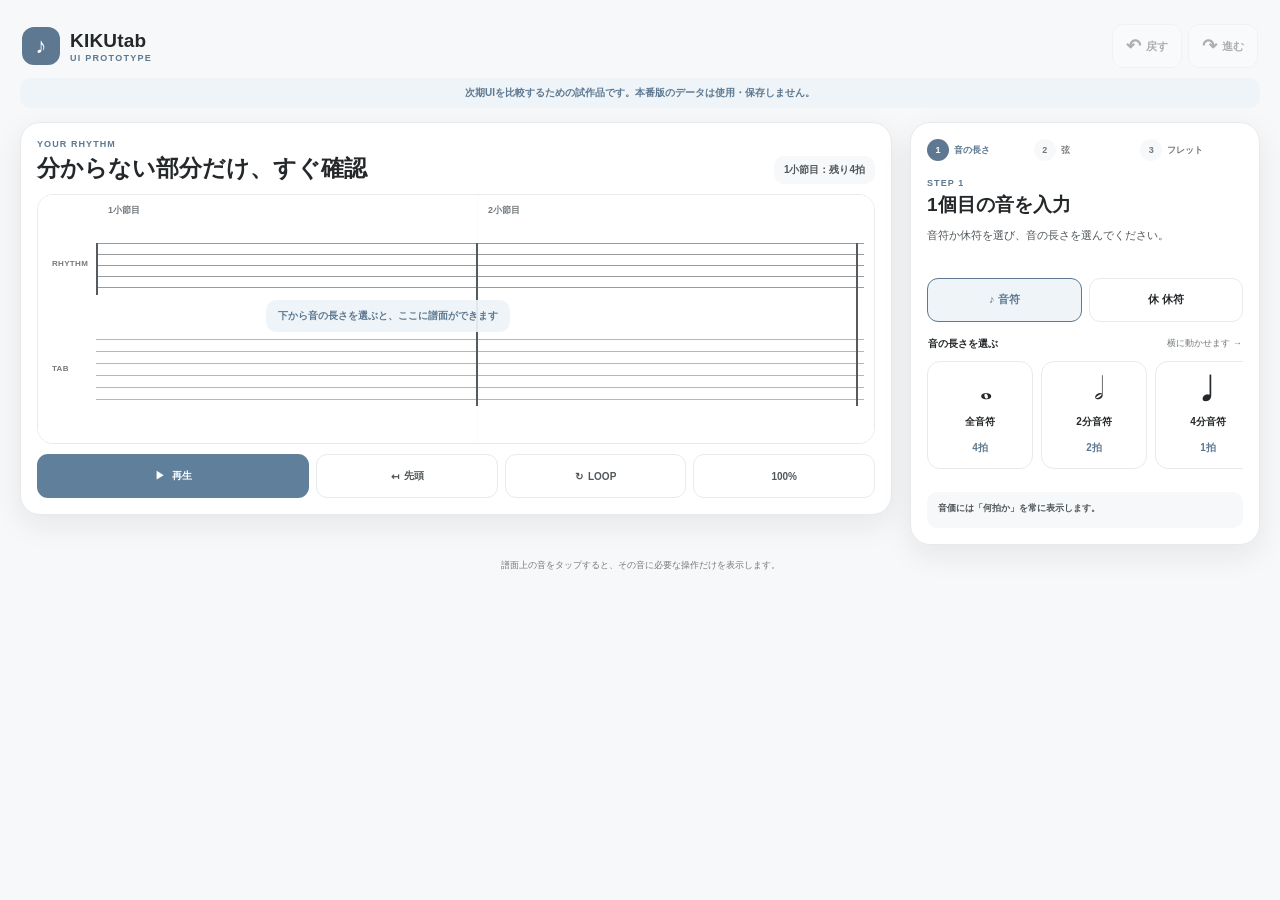
<file: ui-prototype/index.html>
<!DOCTYPE html>
<html lang="ja">

<head>
  <meta charset="UTF-8">
  <meta
    name="viewport"
    content="width=device-width, initial-scale=1.0, viewport-fit=cover"
  >
  <meta name="theme-color" content="#ffffff">
  <title>KIKUtab UI Prototype</title>
  <link rel="stylesheet" href="prototype.css">
</head>

<body>
  <div class="prototype-app">
    <header class="prototype-header">
      <div class="brand-block">
        <span class="brand-mark" aria-hidden="true">♪</span>
        <div>
          <div class="brand-name">KIKUtab</div>
          <div class="prototype-label">UI PROTOTYPE</div>
        </div>
      </div>

      <div class="history-actions" aria-label="編集履歴">
        <button id="undo-button" class="icon-action" type="button" disabled>
          <span aria-hidden="true">↶</span>
          <span>戻す</span>
        </button>
        <button id="redo-button" class="icon-action" type="button" disabled>
          <span aria-hidden="true">↷</span>
          <span>進む</span>
        </button>
      </div>
    </header>

    <div class="prototype-notice">
      次期UIを比較するための試作品です。本番版のデータは使用・保存しません。
    </div>

    <main class="prototype-layout">
      <section class="score-workspace" aria-label="譜面と再生">
        <div class="score-heading">
          <div>
            <span class="eyebrow">YOUR RHYTHM</span>
            <h1>分からない部分だけ、すぐ確認</h1>
          </div>
          <div id="measure-status" class="measure-status">1小節目：残り4拍</div>
        </div>

        <div
          id="score-scroll"
          class="score-scroll"
          aria-label="譜面。横方向にスクロールできます"
        >
          <div id="score-canvas" class="score-canvas">
            <div class="measure-label measure-label-first">1小節目</div>
            <div class="measure-label measure-label-second">2小節目</div>

            <div class="staff-label">RHYTHM</div>
            <div class="staff-lines" aria-hidden="true">
              <i></i><i></i><i></i><i></i><i></i>
            </div>

            <div class="tab-label">TAB</div>
            <div class="tab-lines" aria-hidden="true">
              <i></i><i></i><i></i><i></i><i></i><i></i>
            </div>

            <div class="measure-bar measure-bar-start" aria-hidden="true"></div>
            <div class="measure-bar measure-bar-middle" aria-hidden="true"></div>
            <div class="measure-bar measure-bar-end" aria-hidden="true"></div>

            <div id="empty-score" class="empty-score">
              下から音の長さを選ぶと、ここに譜面ができます
            </div>
            <div id="score-notes" class="score-notes"></div>
            <div id="playback-cursor" class="playback-cursor" aria-hidden="true"></div>
          </div>
        </div>

        <div class="transport" aria-label="再生操作">
          <button id="play-button" class="play-button" type="button">
            <span id="play-icon" aria-hidden="true">▶</span>
            <span id="play-label">再生</span>
          </button>
          <button id="restart-button" class="transport-button" type="button">
            <span aria-hidden="true">↤</span>
            <span>先頭</span>
          </button>
          <button
            id="loop-button"
            class="transport-button"
            type="button"
            aria-pressed="false"
          >
            <span aria-hidden="true">↻</span>
            <span>LOOP</span>
          </button>
          <button id="speed-button" class="speed-button" type="button">
            <span id="speed-label">100%</span>
          </button>
        </div>
      </section>

      <aside class="input-panel" aria-label="入力パネル">
        <ol class="step-indicator" aria-label="入力ステップ">
          <li data-step-marker="duration" class="is-current">
            <span>1</span>
            <b>音の長さ</b>
          </li>
          <li data-step-marker="string">
            <span>2</span>
            <b>弦</b>
          </li>
          <li data-step-marker="fret">
            <span>3</span>
            <b>フレット</b>
          </li>
        </ol>

        <div class="input-title-row">
          <div>
            <div id="step-kicker" class="step-kicker">STEP 1</div>
            <h2 id="step-title">1個目の音を入力</h2>
          </div>
          <button
            id="close-selection-button"
            class="quiet-button is-hidden"
            type="button"
          >
            閉じる
          </button>
        </div>

        <p id="step-guide" class="step-guide">
          音符か休符を選び、音の長さを選んでください。
        </p>

        <section id="duration-step" class="input-step">
          <div class="kind-toggle" role="group" aria-label="音符または休符">
            <button
              class="kind-button is-selected"
              data-kind="note"
              type="button"
              aria-pressed="true"
            >
              ♪ 音符
            </button>
            <button
              class="kind-button"
              data-kind="rest"
              type="button"
              aria-pressed="false"
            >
              休 休符
            </button>
          </div>

          <div class="duration-label-row">
            <strong>音の長さを選ぶ</strong>
            <span>横に動かせます →</span>
          </div>

          <div class="duration-strip">
            <button class="duration-button" data-duration="whole" type="button">
              <span class="duration-symbol" data-note-symbol="𝅝">𝅝</span>
              <b>全音符</b>
              <small>4拍</small>
            </button>
            <button class="duration-button" data-duration="half" type="button">
              <span class="duration-symbol" data-note-symbol="𝅗𝅥">𝅗𝅥</span>
              <b>2分音符</b>
              <small>2拍</small>
            </button>
            <button class="duration-button" data-duration="quarter" type="button">
              <span class="duration-symbol" data-note-symbol="♩">♩</span>
              <b>4分音符</b>
              <small>1拍</small>
            </button>
            <button class="duration-button" data-duration="eighth" type="button">
              <span class="duration-symbol" data-note-symbol="♪">♪</span>
              <b>8分音符</b>
              <small>1/2拍</small>
            </button>
            <button class="duration-button" data-duration="sixteenth" type="button">
              <span class="duration-symbol" data-note-symbol="♬">♬</span>
              <b>16分音符</b>
              <small>1/4拍</small>
            </button>
          </div>
        </section>

        <section id="string-step" class="input-step is-hidden">
          <div id="selected-duration-summary" class="selected-summary"></div>
          <strong class="field-heading">弦を選ぶ</strong>
          <div class="string-grid">
            <button data-string="1" type="button"><b>1弦</b><small>いちばん細い</small></button>
            <button data-string="2" type="button"><b>2弦</b><small></small></button>
            <button data-string="3" type="button"><b>3弦</b><small></small></button>
            <button data-string="4" type="button"><b>4弦</b><small></small></button>
            <button data-string="5" type="button"><b>5弦</b><small></small></button>
            <button data-string="6" type="button"><b>6弦</b><small>いちばん太い</small></button>
          </div>
        </section>

        <section id="fret-step" class="input-step is-hidden">
          <div class="fret-summary">
            <div>
              <span>選択中</span>
              <strong id="selected-string-label">3弦</strong>
            </div>
            <button id="back-to-string-button" class="quiet-button" type="button">
              弦を変更
            </button>
          </div>

          <label class="fret-display-label" for="fret-display">フレット番号</label>
          <output id="fret-display" class="fret-display" for="fret-keypad">—</output>

          <div id="fret-keypad" class="fret-keypad" aria-label="フレット番号キー">
            <button data-digit="1" type="button">1</button>
            <button data-digit="2" type="button">2</button>
            <button data-digit="3" type="button">3</button>
            <button data-digit="4" type="button">4</button>
            <button data-digit="5" type="button">5</button>
            <button data-digit="6" type="button">6</button>
            <button data-digit="7" type="button">7</button>
            <button data-digit="8" type="button">8</button>
            <button data-digit="9" type="button">9</button>
            <button id="fret-clear-button" class="key-secondary" type="button">消す</button>
            <button data-digit="0" type="button">0</button>
            <button id="fret-backspace-button" class="key-secondary" type="button">⌫</button>
          </div>

          <button id="confirm-fret-button" class="primary-action" type="button">
            このTAB情報で決定
          </button>
        </section>

        <section id="edit-step" class="input-step is-hidden">
          <div id="edit-summary" class="edit-summary"></div>
          <div class="edit-actions">
            <button id="edit-tab-button" class="secondary-action" type="button">
              弦・フレットを変更
            </button>
            <button id="delete-note-button" class="danger-action" type="button">
              この音を削除
            </button>
          </div>
        </section>

        <div id="feedback" class="feedback" role="status" aria-live="polite">
          音価には「何拍か」を常に表示します。
        </div>
      </aside>
    </main>

    <footer class="prototype-footer">
      譜面上の音をタップすると、その音に必要な操作だけを表示します。
    </footer>
  </div>

  <script src="prototype.js"></script>
</body>

</html>
</file>
<file: ui-prototype/prototype.css>
:root {
  --surface: #ffffff;
  --surface-soft: #f7f8f9;
  --text: #25282a;
  --text-soft: #50565a;
  --muted: #74797d;
  --border: #e7e9eb;
  --border-strong: #d9dde1;
  --accent: #90abc3;
  --accent-dark: #5d7890;
  --accent-soft: #eef4f8;
  --play: #5f7f9b;
  --play-dark: #48647c;
  --danger: #a86663;
  --danger-soft: #faeceb;
  --cursor: #d17b68;
  --shadow: 0 10px 30px rgba(25, 31, 36, 0.08);
}

* {
  box-sizing: border-box;
}

html {
  min-height: 100%;
  background: var(--surface-soft);
}

body {
  min-height: 100vh;
  margin: 0;
  overflow-x: hidden;
  background: var(--surface-soft);
  color: var(--text);
  font-family:
    -apple-system,
    BlinkMacSystemFont,
    "Segoe UI",
    "Hiragino Sans",
    "Yu Gothic",
    Meiryo,
    sans-serif;
  -webkit-font-smoothing: antialiased;
}

button,
input,
output {
  font: inherit;
}

button {
  color: inherit;
  -webkit-tap-highlight-color: transparent;
}

button:focus-visible {
  outline: 3px solid rgba(93, 120, 144, 0.32);
  outline-offset: 2px;
}

button:disabled {
  cursor: default;
  opacity: 0.35;
}

.is-hidden {
  display: none !important;
}

.prototype-app {
  width: min(1240px, calc(100% - 32px));
  margin: 0 auto;
  padding:
    max(16px, env(safe-area-inset-top))
    0
    max(36px, env(safe-area-inset-bottom));
}

.prototype-header {
  display: flex;
  align-items: center;
  justify-content: space-between;
  gap: 16px;
  min-height: 58px;
  padding: 8px 2px;
}

.brand-block {
  display: flex;
  align-items: center;
  gap: 10px;
}

.brand-mark {
  display: grid;
  place-items: center;
  width: 38px;
  height: 38px;
  border-radius: 12px;
  background: var(--accent-dark);
  color: #ffffff;
  font-size: 22px;
  font-weight: 800;
}

.brand-name {
  font-size: 19px;
  font-weight: 850;
  letter-spacing: 0.01em;
}

.prototype-label {
  margin-top: 1px;
  color: var(--accent-dark);
  font-size: 9px;
  font-weight: 850;
  letter-spacing: 0.14em;
}

.history-actions {
  display: flex;
  gap: 6px;
}

.icon-action {
  display: inline-flex;
  align-items: center;
  justify-content: center;
  gap: 5px;
  min-width: 70px;
  min-height: 44px;
  padding: 0 10px;
  border: 1px solid var(--border);
  border-radius: 11px;
  background: var(--surface);
  cursor: pointer;
  font-size: 11px;
  font-weight: 800;
}

.icon-action span:first-child {
  font-size: 18px;
}

.prototype-notice {
  margin: 2px 0 14px;
  padding: 8px 12px;
  border-radius: 10px;
  background: var(--accent-soft);
  color: var(--accent-dark);
  font-size: 10px;
  font-weight: 750;
  text-align: center;
}

.prototype-layout {
  display: grid;
  grid-template-columns: minmax(0, 1fr) 350px;
  align-items: start;
  gap: 18px;
}

.score-workspace,
.input-panel {
  border: 1px solid var(--border);
  border-radius: 20px;
  background: var(--surface);
  box-shadow: var(--shadow);
}

.score-workspace {
  min-width: 0;
  padding: 16px;
}

.score-heading {
  display: flex;
  align-items: flex-end;
  justify-content: space-between;
  gap: 12px;
  margin-bottom: 10px;
}

.eyebrow,
.step-kicker {
  display: block;
  color: var(--accent-dark);
  font-size: 9px;
  font-weight: 850;
  letter-spacing: 0.12em;
}

.score-heading h1 {
  margin: 4px 0 0;
  font-size: clamp(17px, 2.2vw, 23px);
  line-height: 1.35;
}

.measure-status {
  flex: 0 0 auto;
  padding: 7px 10px;
  border-radius: 10px;
  background: var(--surface-soft);
  color: var(--text-soft);
  font-size: 10px;
  font-weight: 800;
}

.score-scroll {
  width: 100%;
  overflow-x: auto;
  overflow-y: hidden;
  border: 1px solid var(--border);
  border-radius: 16px;
  background: var(--surface);
  overscroll-behavior-x: contain;
  scrollbar-width: thin;
  -webkit-overflow-scrolling: touch;
}

.score-canvas {
  position: relative;
  width: 880px;
  min-width: 880px;
  height: 248px;
  overflow: hidden;
  background:
    linear-gradient(90deg, transparent 49.9%, rgba(93, 120, 144, 0.04) 50%, transparent 50.1%),
    #ffffff;
}

.measure-label {
  position: absolute;
  top: 9px;
  z-index: 2;
  color: var(--muted);
  font-size: 9px;
  font-weight: 800;
}

.measure-label-first {
  left: 70px;
}

.measure-label-second {
  left: 450px;
}

.staff-label,
.tab-label {
  position: absolute;
  left: 14px;
  z-index: 2;
  width: 40px;
  color: var(--muted);
  font-size: 8px;
  font-weight: 900;
  letter-spacing: 0.04em;
}

.staff-label {
  top: 64px;
}

.tab-label {
  top: 169px;
}

.staff-lines,
.tab-lines {
  position: absolute;
  left: 58px;
  right: 54px;
  z-index: 1;
}

.staff-lines {
  top: 48px;
}

.tab-lines {
  top: 144px;
}

.staff-lines i,
.tab-lines i {
  display: block;
  height: 1px;
  margin-bottom: 10px;
  background: #72777a;
  opacity: 0.72;
}

.tab-lines i {
  margin-bottom: 11px;
  opacity: 0.52;
}

.measure-bar {
  position: absolute;
  z-index: 2;
  width: 2px;
  background: #555b5f;
}

.measure-bar-start {
  left: 58px;
  top: 48px;
  height: 52px;
}

.measure-bar-middle {
  left: 438px;
  top: 48px;
  height: 163px;
}

.measure-bar-end {
  left: 818px;
  top: 48px;
  height: 163px;
}

.empty-score {
  position: absolute;
  top: 105px;
  left: 228px;
  z-index: 3;
  padding: 9px 12px;
  border-radius: 10px;
  background: rgba(238, 244, 248, 0.92);
  color: var(--accent-dark);
  font-size: 10px;
  font-weight: 800;
}

.score-note {
  position: absolute;
  top: 28px;
  z-index: 5;
  width: 50px;
  height: 192px;
  padding: 0;
  border: 0;
  background: transparent;
  cursor: pointer;
}

.score-note .staff-symbol {
  position: absolute;
  top: 12px;
  left: 2px;
  display: grid;
  place-items: center;
  width: 46px;
  height: 58px;
  border: 2px solid transparent;
  border-radius: 13px;
  color: #202427;
  font-family: "Times New Roman", serif;
  font-size: 37px;
  line-height: 1;
}

.score-note.is-rest .staff-symbol {
  font-family: inherit;
  font-size: 15px;
  font-weight: 900;
}

.score-note .tab-number {
  position: absolute;
  top: var(--tab-top, 126px);
  left: 7px;
  display: grid;
  place-items: center;
  min-width: 36px;
  min-height: 30px;
  padding: 2px 7px;
  border: 2px solid transparent;
  border-radius: 9px;
  background: #ffffff;
  color: #202427;
  font-size: 16px;
  font-weight: 900;
}

.score-note.is-pending .tab-number {
  color: var(--accent-dark);
}

.score-note.is-selected .staff-symbol,
.score-note.is-selected .tab-number {
  border-color: var(--accent-dark);
  background: var(--accent-soft);
}

.score-note.is-playing .staff-symbol,
.score-note.is-playing .tab-number {
  background: #fff0eb;
  color: #8d5144;
}

.score-note .note-index {
  position: absolute;
  top: 73px;
  left: 0;
  width: 50px;
  color: var(--muted);
  font-size: 8px;
  font-weight: 800;
  text-align: center;
}

.playback-cursor {
  position: absolute;
  top: 33px;
  left: 72px;
  z-index: 4;
  width: 3px;
  height: 184px;
  border-radius: 99px;
  background: var(--cursor);
  box-shadow: 0 0 0 3px rgba(209, 123, 104, 0.14);
  opacity: 0;
  transform: translateX(-50%);
  transition: left 120ms linear, opacity 120ms ease;
  pointer-events: none;
}

.playback-cursor.is-visible {
  opacity: 1;
}

.transport {
  display: grid;
  grid-template-columns: minmax(92px, 1.5fr) repeat(3, minmax(66px, 1fr));
  gap: 7px;
  margin-top: 10px;
}

.transport button {
  min-height: 44px;
  border-radius: 11px;
  cursor: pointer;
  font-size: 10px;
  font-weight: 850;
}

.play-button {
  display: inline-flex;
  align-items: center;
  justify-content: center;
  gap: 7px;
  border: 0;
  background: var(--play);
  color: #ffffff;
}

.play-button.is-playing {
  background: var(--play-dark);
}

.transport-button,
.speed-button {
  display: inline-flex;
  align-items: center;
  justify-content: center;
  gap: 5px;
  border: 1px solid var(--border);
  background: var(--surface);
  color: var(--text-soft);
}

.transport-button[aria-pressed="true"] {
  border-color: var(--accent-dark);
  background: var(--accent-soft);
  color: var(--accent-dark);
}

.input-panel {
  position: sticky;
  top: 16px;
  padding: 16px;
}

.step-indicator {
  display: grid;
  grid-template-columns: repeat(3, 1fr);
  gap: 4px;
  margin: 0 0 17px;
  padding: 0;
  list-style: none;
}

.step-indicator li {
  display: flex;
  align-items: center;
  gap: 5px;
  min-width: 0;
  color: var(--muted);
  font-size: 9px;
}

.step-indicator li span {
  display: grid;
  flex: 0 0 auto;
  place-items: center;
  width: 22px;
  height: 22px;
  border-radius: 50%;
  background: var(--surface-soft);
  font-size: 9px;
  font-weight: 900;
}

.step-indicator li b {
  overflow: hidden;
  font-weight: 800;
  text-overflow: ellipsis;
  white-space: nowrap;
}

.step-indicator li.is-current {
  color: var(--accent-dark);
}

.step-indicator li.is-current span {
  background: var(--accent-dark);
  color: #ffffff;
}

.step-indicator li.is-done span {
  background: var(--accent-soft);
  color: var(--accent-dark);
}

.input-title-row {
  display: flex;
  align-items: flex-start;
  justify-content: space-between;
  gap: 10px;
}

.input-title-row h2 {
  margin: 4px 0 0;
  font-size: 19px;
  line-height: 1.35;
}

.step-guide {
  min-height: 38px;
  margin: 8px 0 14px;
  color: var(--text-soft);
  font-size: 11px;
  line-height: 1.7;
}

.kind-toggle {
  display: grid;
  grid-template-columns: 1fr 1fr;
  gap: 7px;
}

.kind-button {
  min-height: 44px;
  border: 1px solid var(--border);
  border-radius: 11px;
  background: var(--surface);
  cursor: pointer;
  font-size: 11px;
  font-weight: 850;
}

.kind-button.is-selected {
  border-color: var(--accent-dark);
  background: var(--accent-soft);
  color: var(--accent-dark);
}

.duration-label-row {
  display: flex;
  align-items: center;
  justify-content: space-between;
  gap: 10px;
  margin: 15px 1px 8px;
  font-size: 10px;
}

.duration-label-row span {
  color: var(--muted);
  font-size: 9px;
}

.duration-strip {
  display: flex;
  gap: 8px;
  overflow-x: auto;
  padding: 2px 2px 9px;
  scroll-snap-type: x proximity;
  scrollbar-width: thin;
  -webkit-overflow-scrolling: touch;
}

.duration-button {
  display: grid;
  flex: 0 0 106px;
  grid-template-rows: 40px auto auto;
  place-items: center;
  min-height: 108px;
  padding: 7px;
  border: 1px solid var(--border);
  border-radius: 13px;
  background: var(--surface);
  cursor: pointer;
  scroll-snap-align: start;
}

.duration-button:hover,
.duration-button:active {
  border-color: var(--accent-dark);
  background: var(--accent-soft);
}

.duration-symbol {
  font-family: "Times New Roman", serif;
  font-size: 31px;
  line-height: 1;
}

.duration-symbol.is-rest-symbol {
  font-family: inherit;
  font-size: 15px;
  font-weight: 900;
}

.duration-button b {
  font-size: 10px;
}

.duration-button small {
  color: var(--accent-dark);
  font-size: 10px;
  font-weight: 850;
}

.selected-summary,
.fret-summary,
.edit-summary {
  padding: 11px 12px;
  border-radius: 12px;
  background: var(--accent-soft);
  color: var(--accent-dark);
}

.selected-summary {
  margin-bottom: 14px;
  font-size: 11px;
  font-weight: 800;
  line-height: 1.6;
}

.field-heading,
.fret-display-label {
  display: block;
  margin-bottom: 8px;
  font-size: 11px;
  font-weight: 850;
}

.string-grid {
  display: grid;
  grid-template-columns: repeat(3, 1fr);
  gap: 8px;
}

.string-grid button {
  display: grid;
  place-items: center;
  min-height: 58px;
  padding: 7px 4px;
  border: 1px solid var(--border);
  border-radius: 12px;
  background: var(--surface);
  cursor: pointer;
}

.string-grid button:hover,
.string-grid button:active {
  border-color: var(--accent-dark);
  background: var(--accent-soft);
  color: var(--accent-dark);
}

.string-grid b {
  font-size: 13px;
}

.string-grid small {
  min-height: 12px;
  color: var(--muted);
  font-size: 8px;
}

.fret-summary {
  display: flex;
  align-items: center;
  justify-content: space-between;
  gap: 10px;
  margin-bottom: 13px;
}

.fret-summary div {
  display: grid;
  gap: 2px;
}

.fret-summary span {
  font-size: 9px;
}

.fret-summary strong {
  font-size: 16px;
}

.quiet-button {
  min-height: 36px;
  padding: 0 10px;
  border: 1px solid var(--border);
  border-radius: 9px;
  background: var(--surface);
  cursor: pointer;
  color: var(--text-soft);
  font-size: 9px;
  font-weight: 800;
}

.fret-display-label {
  margin-left: 2px;
}

.fret-display {
  display: grid;
  place-items: center;
  width: 100%;
  min-height: 54px;
  margin-bottom: 9px;
  border: 2px solid var(--accent);
  border-radius: 12px;
  background: var(--surface);
  color: var(--text);
  font-size: 23px;
  font-weight: 900;
}

.fret-keypad {
  display: grid;
  grid-template-columns: repeat(3, 1fr);
  gap: 6px;
}

.fret-keypad button {
  min-height: 44px;
  border: 1px solid var(--border);
  border-radius: 10px;
  background: var(--surface);
  cursor: pointer;
  font-size: 14px;
  font-weight: 850;
}

.fret-keypad button:active {
  border-color: var(--accent-dark);
  background: var(--accent-soft);
}

.fret-keypad .key-secondary {
  background: var(--surface-soft);
  color: var(--text-soft);
  font-size: 10px;
}

.primary-action,
.secondary-action,
.danger-action {
  width: 100%;
  min-height: 46px;
  border-radius: 11px;
  cursor: pointer;
  font-size: 11px;
  font-weight: 850;
}

.primary-action {
  margin-top: 9px;
  border: 0;
  background: var(--play);
  color: #ffffff;
}

.edit-summary {
  font-size: 11px;
  line-height: 1.8;
}

.edit-summary strong {
  display: block;
  font-size: 15px;
}

.edit-actions {
  display: grid;
  gap: 8px;
  margin-top: 11px;
}

.secondary-action {
  border: 1px solid var(--border);
  background: var(--surface);
  color: var(--text-soft);
}

.danger-action {
  border: 0;
  background: var(--danger-soft);
  color: var(--danger);
}

.feedback {
  min-height: 36px;
  margin-top: 14px;
  padding: 9px 11px;
  border-radius: 10px;
  background: var(--surface-soft);
  color: var(--text-soft);
  font-size: 9px;
  font-weight: 750;
  line-height: 1.6;
}

.feedback.is-error {
  background: var(--danger-soft);
  color: var(--danger);
}

.prototype-footer {
  padding: 14px 8px 0;
  color: var(--muted);
  font-size: 9px;
  text-align: center;
}

@media (max-width: 920px) {
  .prototype-app {
    width: min(100% - 20px, 760px);
    padding-top: env(safe-area-inset-top);
  }

  .prototype-header {
    position: sticky;
    top: 0;
    z-index: 50;
    min-height: 56px;
    padding: 7px 2px;
    background: rgba(247, 248, 249, 0.97);
    backdrop-filter: blur(12px);
    -webkit-backdrop-filter: blur(12px);
  }

  .prototype-layout {
    display: block;
  }

  .score-workspace {
    position: sticky;
    top: 56px;
    z-index: 30;
    padding: 10px;
    border-radius: 17px;
  }

  .score-heading {
    align-items: center;
    margin-bottom: 7px;
  }

  .score-heading h1 {
    font-size: 14px;
  }

  .eyebrow {
    display: none;
  }

  .measure-status {
    padding: 6px 8px;
    font-size: 9px;
  }

  .score-canvas {
    height: 224px;
  }

  .score-scroll {
    border-radius: 13px;
  }

  .transport {
    margin-top: 7px;
  }

  .input-panel {
    position: static;
    margin-top: 10px;
    padding: 16px;
  }

  .prototype-footer {
    padding-bottom: max(16px, env(safe-area-inset-bottom));
  }
}

@media (max-width: 520px) {
  .prototype-app {
    width: calc(100% - 12px);
  }

  .prototype-notice {
    margin-bottom: 8px;
    font-size: 9px;
  }

  .brand-mark {
    width: 34px;
    height: 34px;
    border-radius: 10px;
    font-size: 19px;
  }

  .brand-name {
    font-size: 17px;
  }

  .prototype-label {
    font-size: 8px;
  }

  .icon-action {
    min-width: 54px;
    padding: 0 7px;
  }

  .icon-action span:last-child {
    display: none;
  }

  .score-heading h1 {
    max-width: 210px;
  }

  .transport {
    grid-template-columns: 1.35fr repeat(3, 1fr);
    gap: 5px;
  }

  .transport button {
    min-height: 44px;
    padding: 0 5px;
    font-size: 9px;
  }

  .transport-button span:first-child {
    display: none;
  }

  .input-panel {
    border-radius: 17px;
    box-shadow: none;
  }

  .duration-strip {
    margin-right: -16px;
    padding-right: 16px;
  }
}

@media (max-height: 560px) and (orientation: landscape) {
  .prototype-header,
  .score-workspace {
    position: static;
  }

  .prototype-layout {
    display: grid;
    grid-template-columns: minmax(0, 1fr) 330px;
  }

  .input-panel {
    margin-top: 0;
  }
}

@media (prefers-reduced-motion: reduce) {
  .playback-cursor {
    transition: none;
  }
}
</file>
